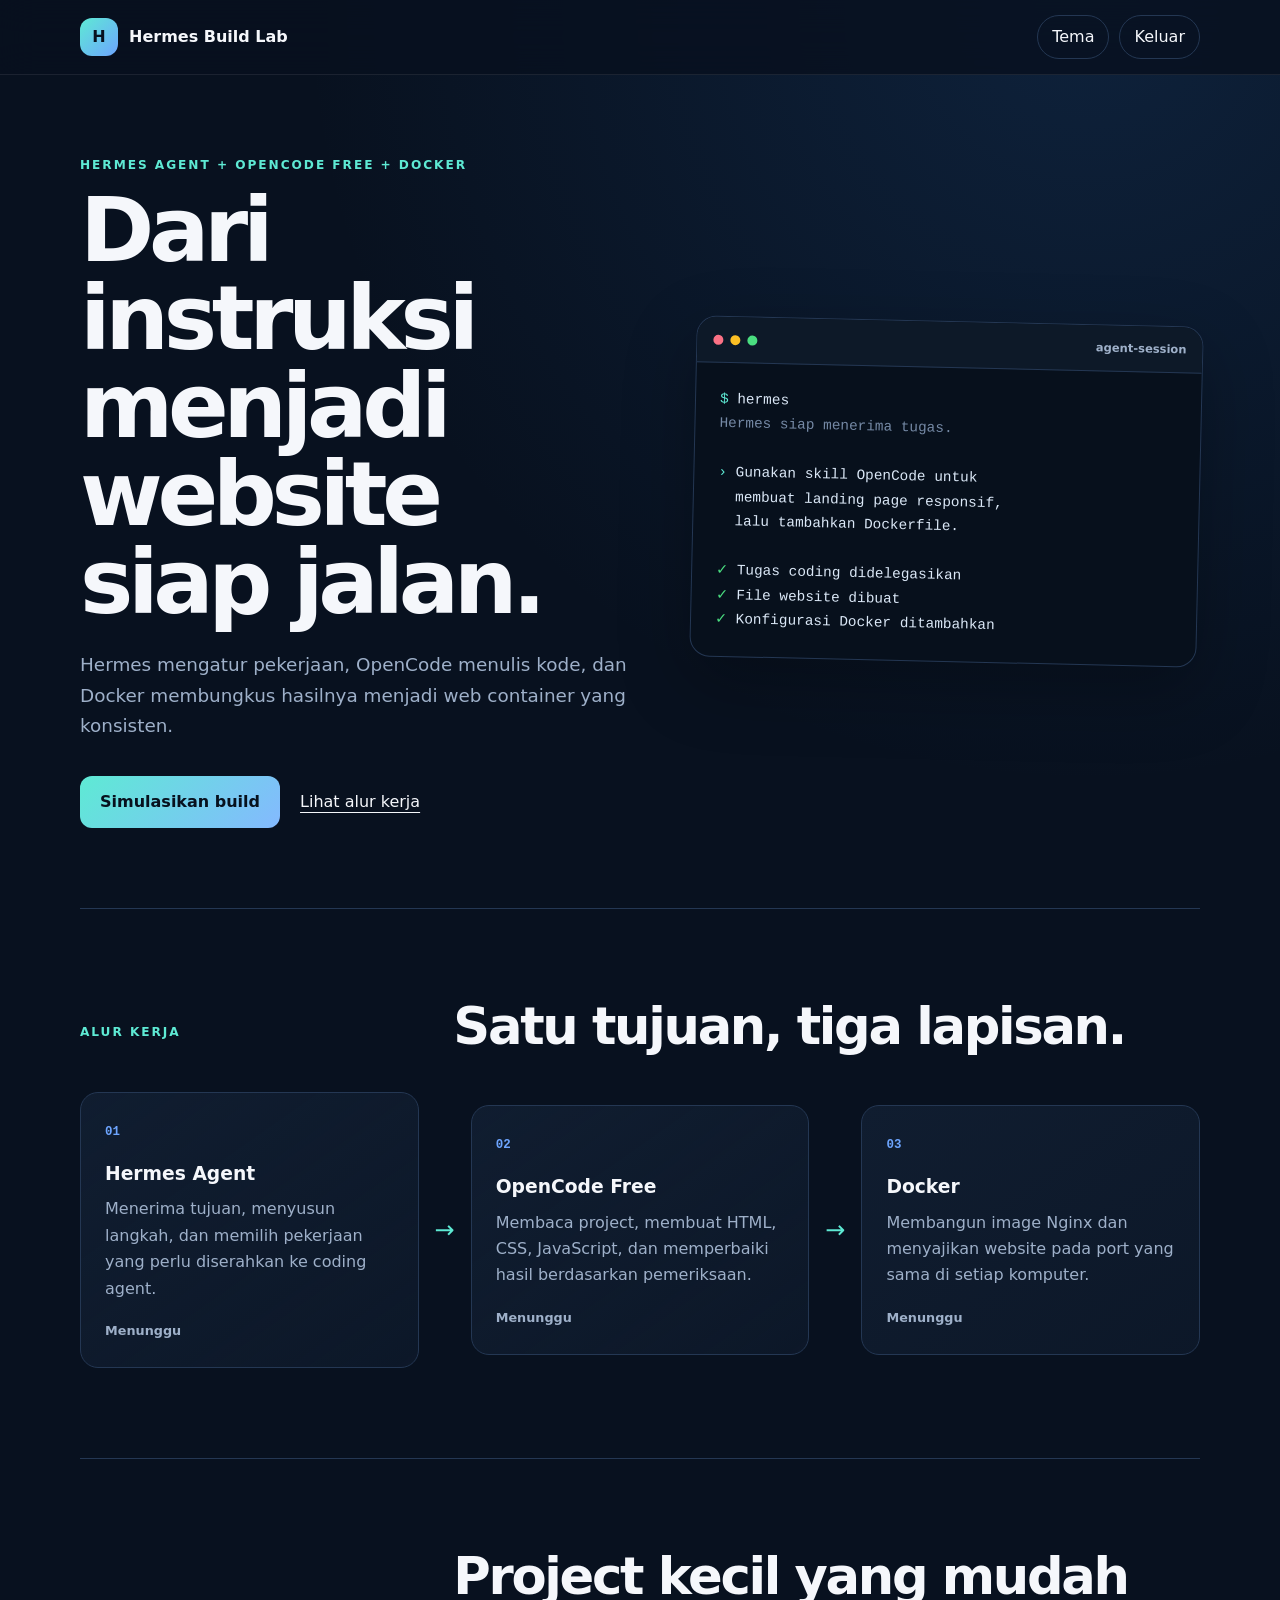
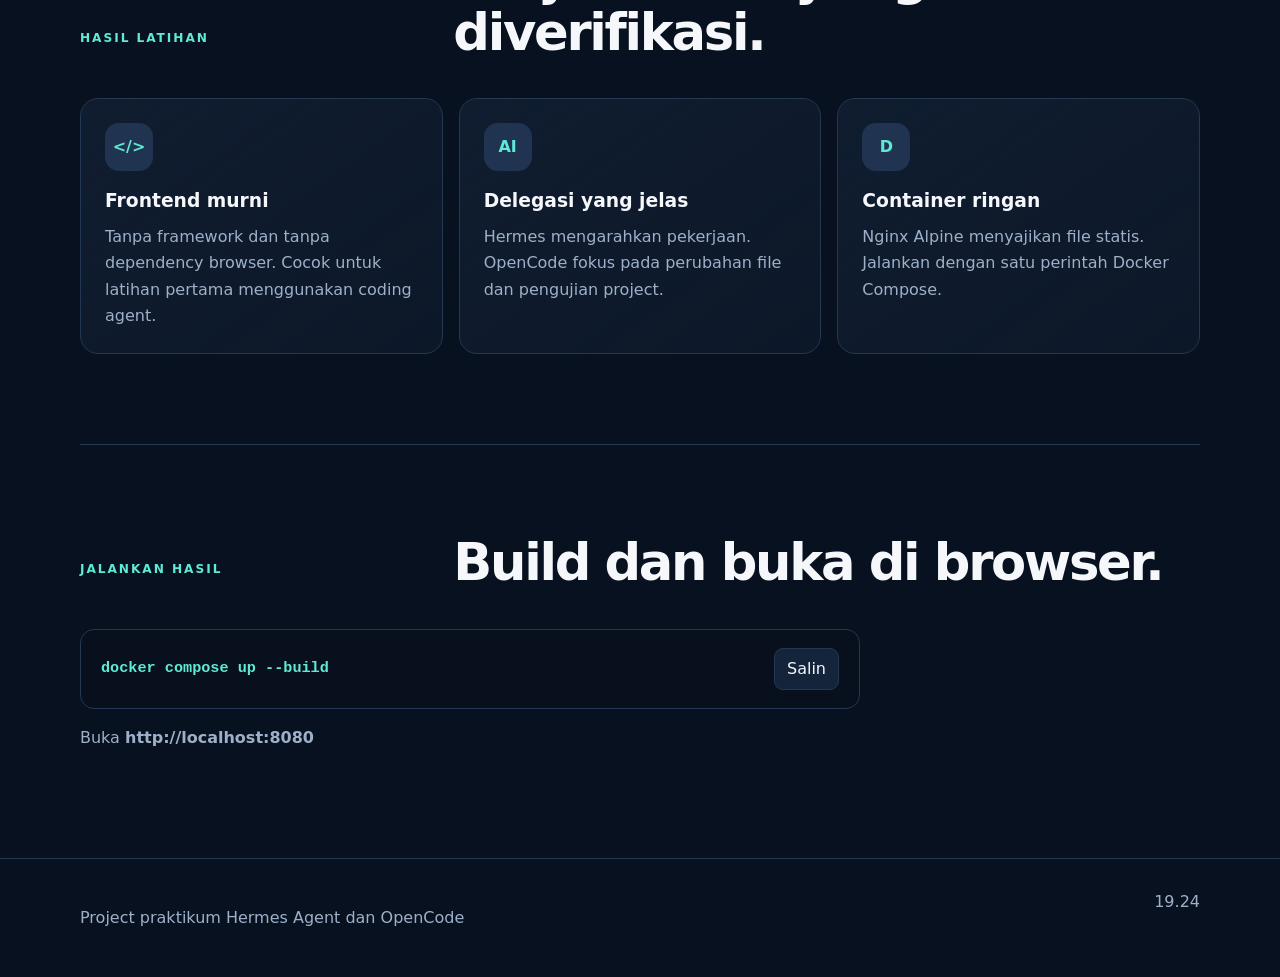
<file: site/index.html>
<!doctype html>
<html lang="id">
<head>
  <meta charset="utf-8">
  <meta name="viewport" content="width=device-width, initial-scale=1">
  <meta name="theme-color" content="#08111f">
  <title>Hermes Build Lab</title>
  <link rel="stylesheet" href="styles.css">
</head>
<body>
  <header class="topbar">
    <a class="brand" href="#top"><span class="brand-mark">H</span><span>Hermes Build Lab</span></a>
    <div class="topbar-actions">
      <button id="themeButton" class="ghost-button" type="button" aria-label="Ganti tema">Tema</button>
      <button id="logoutButton" class="ghost-button" type="button" aria-label="Keluar">Keluar</button>
    </div>
  </header>

  <main id="top">
    <section class="hero">
      <div class="hero-copy">
        <p class="eyebrow">Hermes Agent + OpenCode Free + Docker</p>
        <h1>Dari instruksi menjadi website siap jalan.</h1>
        <p class="lead">Hermes mengatur pekerjaan, OpenCode menulis kode, dan Docker membungkus hasilnya menjadi web container yang konsisten.</p>
        <div class="actions">
          <button id="runButton" class="primary-button" type="button">Simulasikan build</button>
          <a class="text-link" href="#workflow">Lihat alur kerja</a>
        </div>
      </div>
      <aside class="terminal" aria-label="Contoh instruksi agent">
        <div class="terminal-head"><span></span><span></span><span></span><b>agent-session</b></div>
        <pre><code><span class="prompt">$</span> hermes
<span class="dim">Hermes siap menerima tugas.</span>

<span class="prompt">›</span> Gunakan skill OpenCode untuk
  membuat landing page responsif,
  lalu tambahkan Dockerfile.

<span class="ok">✓</span> Tugas coding didelegasikan
<span class="ok">✓</span> File website dibuat
<span class="ok">✓</span> Konfigurasi Docker ditambahkan</code></pre>
      </aside>
    </section>

    <section id="workflow" class="section">
      <div class="section-title"><p>Alur kerja</p><h2>Satu tujuan, tiga lapisan.</h2></div>
      <div class="pipeline">
        <article data-step="1"><span>01</span><h3>Hermes Agent</h3><p>Menerima tujuan, menyusun langkah, dan memilih pekerjaan yang perlu diserahkan ke coding agent.</p><b class="status">Menunggu</b></article>
        <i>→</i>
        <article data-step="2"><span>02</span><h3>OpenCode Free</h3><p>Membaca project, membuat HTML, CSS, JavaScript, dan memperbaiki hasil berdasarkan pemeriksaan.</p><b class="status">Menunggu</b></article>
        <i>→</i>
        <article data-step="3"><span>03</span><h3>Docker</h3><p>Membangun image Nginx dan menyajikan website pada port yang sama di setiap komputer.</p><b class="status">Menunggu</b></article>
      </div>
    </section>

    <section class="section grid-section">
      <div class="section-title"><p>Hasil latihan</p><h2>Project kecil yang mudah diverifikasi.</h2></div>
      <div class="cards">
        <article><div class="icon">&lt;/&gt;</div><h3>Frontend murni</h3><p>Tanpa framework dan tanpa dependency browser. Cocok untuk latihan pertama menggunakan coding agent.</p></article>
        <article><div class="icon">AI</div><h3>Delegasi yang jelas</h3><p>Hermes mengarahkan pekerjaan. OpenCode fokus pada perubahan file dan pengujian project.</p></article>
        <article><div class="icon">D</div><h3>Container ringan</h3><p>Nginx Alpine menyajikan file statis. Jalankan dengan satu perintah Docker Compose.</p></article>
      </div>
    </section>

    <section class="section command-section">
      <div class="section-title"><p>Jalankan hasil</p><h2>Build dan buka di browser.</h2></div>
      <div class="command"><code>docker compose up --build</code><button data-copy="docker compose up --build" type="button">Salin</button></div>
      <p class="address">Buka <strong>http://localhost:8080</strong></p>
    </section>
  </main>

  <footer><p>Project praktikum Hermes Agent dan OpenCode</p><span id="clock">--:--</span></footer>
  <script src="app.js"></script>
</body>
</html>
</file>
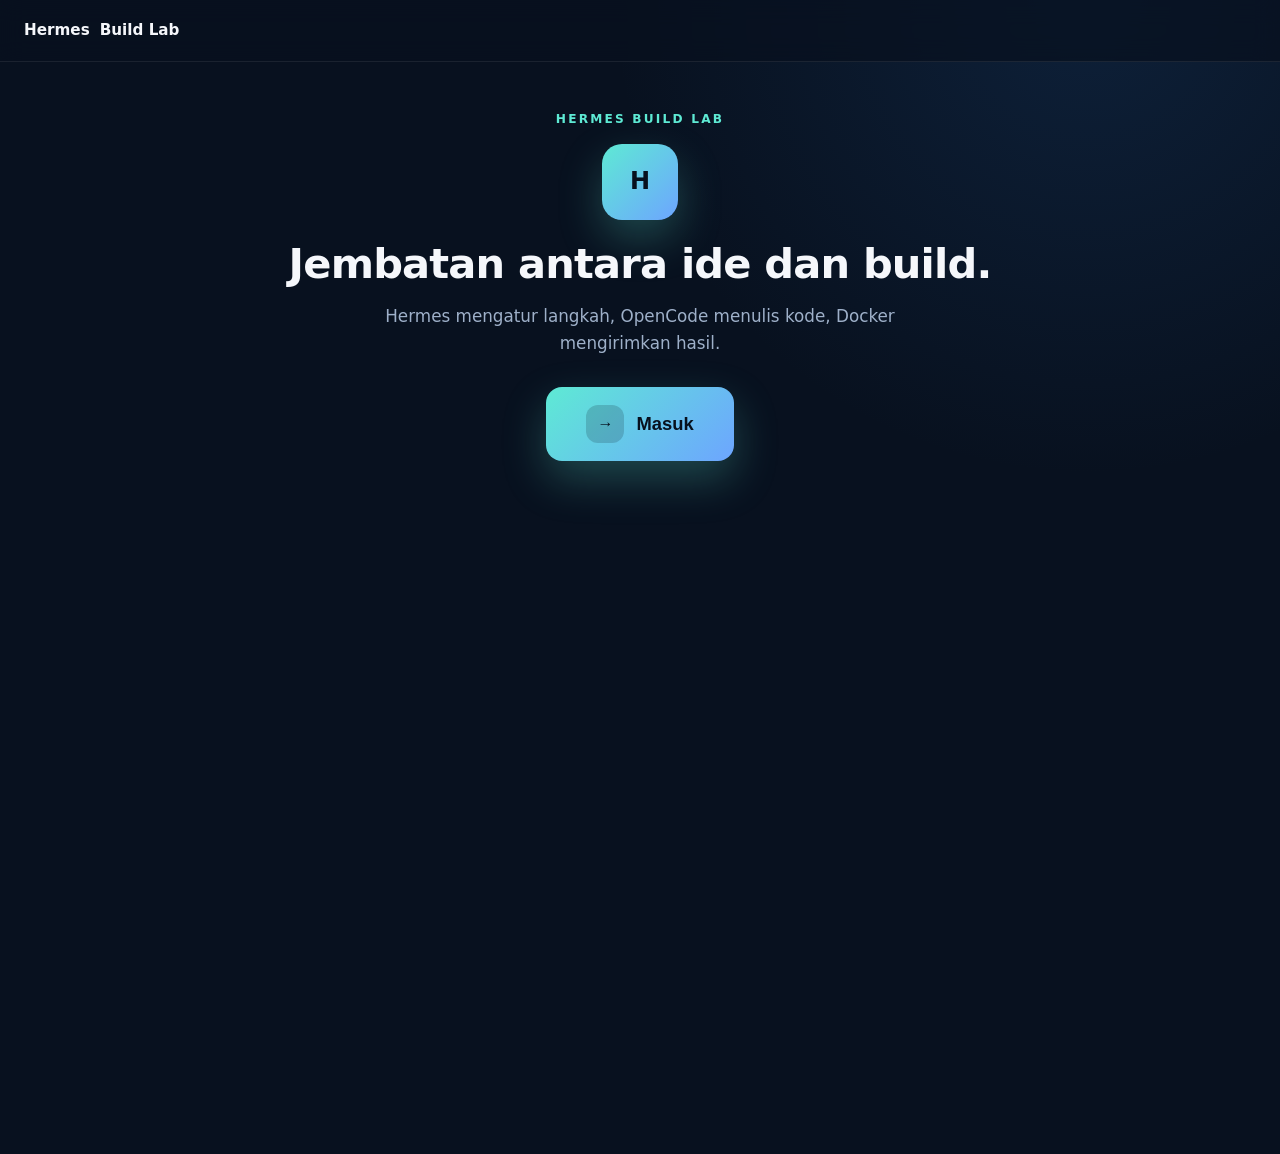
<file: site/login.html>
<!doctype html>
<html lang="id">
<head>
  <meta charset="utf-8">
  <meta name="viewport" content="width=device-width, initial-scale=1">
  <meta name="theme-color" content="#08111f">
  <title>Masuk &mdash; Hermes Build Lab</title>
  <link rel="stylesheet" href="styles.css">
  <style>
    .login-page {
      min-height: 100vh;
      display: flex;
      flex-direction: column;
      background: radial-gradient(circle at 85% 0, rgba(35, 93, 160, .20), transparent 30%), var(--bg);
    }

    .login-topbar {
      display: flex;
      align-items: center;
      gap: 12px;
      padding: 18px 24px;
      border-bottom: 1px solid rgba(255, 255, 255, .08);
      background: rgba(8, 17, 31, .70);
      backdrop-filter: blur(12px);
    }

    .login-topbar .brand {
      display: inline-flex;
      align-items: center;
      gap: 10px;
      color: var(--ink);
      text-decoration: none;
      font-weight: 850;
      font-size: .95rem;
    }

    .login-topbar .brand .brand-mark {
      width: 34px;
      height: 34px;
      font-size: 1.1rem;
    }

    .login-topbar .brand span:first-child {
      display: none;
    }

    .login-hero {
      flex: 1;
      display: flex;
      flex-direction: column;
      align-items: center;
      justify-content: center;
      padding: 48px 24px 80px;
      text-align: center;
      overflow-y: auto;
    }

    .login-hero .eyebrow {
      margin: 0 0 14px;
      color: var(--cyan);
      font-size: .76rem;
      font-weight: 900;
      letter-spacing: .18em;
      text-transform: uppercase;
    }

    .login-hero .hero-mark {
      width: 76px;
      height: 76px;
      border-radius: 20px;
      background: linear-gradient(135deg, var(--cyan), #6da5ff);
      color: #07111e;
      display: grid;
      place-items: center;
      font-size: 1.5rem;
      font-weight: 900;
      box-shadow: 0 18px 44px rgba(94, 234, 212, .25);
      margin-bottom: 20px;
    }

    .login-hero h1 {
      margin: 0 0 16px;
      font-size: clamp(1.8rem, 4.5vw, 2.6rem);
      line-height: 1.15;
      letter-spacing: -.02em;
    }

    .login-hero p {
      margin: 0 0 30px;
      color: var(--muted);
      font-size: 1.05rem;
      max-width: 560px;
      line-height: 1.6;
    }

    .login-btn {
      display: inline-flex;
      align-items: center;
      gap: 12px;
      padding: 18px 40px;
      border: 0;
      border-radius: 16px;
      background: linear-gradient(135deg, var(--cyan), #6da5ff);
      color: #07111e;
      font-weight: 850;
      font-size: 1.15rem;
      cursor: pointer;
      box-shadow: 0 18px 44px rgba(94, 234, 212, .25);
      transition: transform .15s ease, box-shadow .15s ease;
    }

    .login-btn:hover {
      transform: translateY(-2px);
      box-shadow: 0 24px 52px rgba(94, 234, 212, .30);
    }

    .login-btn:active {
      transform: translateY(0);
    }

    .login-btn .btn-icon {
      display: inline-flex;
      align-items: center;
      justify-content: center;
      width: 38px;
      height: 38px;
      border-radius: 12px;
      background: rgba(7, 17, 30, .18);
      font-size: 1rem;
      flex-shrink: 0;
    }

    .login-card-wrap {
      display: flex;
      align-items: center;
      justify-content: center;
      padding: 24px 16px;
      opacity: 0;
      pointer-events: none;
      transition: opacity .5s ease;
      flex-shrink: 0;
      overflow-y: auto;
    }

    .login-card-wrap.show {
      opacity: 1;
      pointer-events: auto;
    }

    .login-card {
      width: 100%;
      max-width: 420px;
      display: flex;
      flex-direction: column;
      gap: 24px;
      padding: 38px;
      background: rgba(16, 29, 48, .97);
      border: 1px solid rgba(255, 255, 255, .10);
      border-radius: 20px;
      box-shadow: 0 28px 70px rgba(0, 0, 0, .32);
    }

    .login-card .auth-label {
      margin: 0;
      color: var(--cyan);
      font-size: .76rem;
      font-weight: 900;
      letter-spacing: .16em;
      text-transform: uppercase;
    }

    .login-card .auth-title {
      margin: 8px 0 0;
      font-size: clamp(1.4rem, 3vw, 1.8rem);
    }

    .login-card .auth-note {
      margin: 0;
      color: var(--muted);
      font-size: .92rem;
    }

    .login-card .field-group {
      display: flex;
      flex-direction: column;
      gap: 8px;
    }

    .login-card .field-group label {
      font-size: .8rem;
      font-weight: 800;
      color: var(--muted);
      letter-spacing: .03em;
    }

    .login-card .field-group input {
      width: 100%;
      padding: 14px 16px;
      border: 1px solid var(--line);
      border-radius: 12px;
      background: rgba(8, 17, 31, .72);
      color: var(--ink);
      font: inherit;
      outline: none;
      transition: border-color .15s ease, box-shadow .15s ease;
    }

    .login-card .field-group input::placeholder {
      color: var(--muted);
    }

    .login-card .field-group input:focus {
      border-color: var(--cyan);
      box-shadow: 0 0 0 4px rgba(94, 234, 212, .16);
    }

    .login-card .field-row {
      display: flex;
      gap: 12px;
    }

    .login-card .field-row .field {
      flex: 1;
    }

    .login-card .icon-button {
      display: flex;
      align-items: center;
      justify-content: center;
      width: 44px;
      height: 44px;
      border: 1px solid var(--line);
      border-radius: 12px;
      background: rgba(8, 17, 31, .72);
      color: var(--muted);
      cursor: pointer;
      flex-shrink: 0;
      transition: color .15s ease, border-color .15s ease;
    }

    .login-card .icon-button:hover {
      color: var(--ink);
      border-color: var(--cyan);
    }

    .login-card .btn-row {
      display: flex;
      gap: 14px;
      align-items: center;
    }

    .login-card .btn-row .primary-button {
      flex: 1;
      display: flex;
      align-items: center;
      justify-content: center;
      gap: 10px;
      min-height: 52px;
      border-radius: 14px;
    }

    .login-card .btn-row .ghost-button {
      min-height: 52px;
      padding: 0 20px;
      border-radius: 14px;
    }

    .login-card .field-help {
      margin: 0;
      color: var(--muted);
      font-size: .82rem;
      text-align: center;
    }

    .login-card .alert {
      margin: 0;
      padding: 12px 14px;
      border-radius: 12px;
      background: rgba(255, 82, 82, .12);
      border: 1px solid rgba(255, 82, 82, .35);
      color: #ffb3b3;
      font-size: .86rem;
      display: none;
    }

    .login-card .alert.show {
      display: block;
    }

    @media (max-width: 760px) {
      .login-page {
        flex-direction: column;
      }

      .login-hero {
        padding: 36px 20px 60px;
        overflow-y: visible;
      }

      .login-card-wrap {
        padding: 16px 12px;
        min-height: auto;
        align-items: flex-start;
      }

      .login-card {
        padding: 26px 22px;
      }
    }
  </style>
</head>
<body>
  <div class="login-page">
    <header class="login-topbar">
      <a class="brand" href="index.html">
        <span class="brand-mark">H</span>
        <span>Hermes</span><span class="sr-only">Build Lab</span>
      </a>
    </header>

    <main class="login-hero">
      <p class="eyebrow">Hermes Build Lab</p>
      <div class="hero-mark">H</div>
      <h1>Jembatan antara ide dan build.</h1>
      <p>Hermes mengatur langkah, OpenCode menulis kode, Docker mengirimkan hasil.</p>
      <button id="openLogin" class="login-btn" type="button">
        <span class="btn-icon" aria-hidden="true">→</span> Masuk
      </button>
    </main>

    <div class="login-card-wrap" id="loginCardWrap">
      <div class="login-card" role="dialog" aria-label="Form login">
        <p class="auth-label">Halaman verifikasi</p>
        <h1 class="auth-title" id="login-title">Silakan masuk.</h1>
        <p class="auth-note">Gunakan kombinasi <strong>Admin</strong> / <strong>Admin</strong> untuk login.</p>

        <div class="alert" role="alert" id="alert"></div>

        <form id="loginForm" novalidate>
          <div class="field-group">
            <label for="username">Username</label>
            <input
              id="username"
              name="username"
              type="text"
              autocomplete="username"
              required
              placeholder="Admin"
            >
          </div>

          <div class="field-group">
            <label for="password">Password</label>
            <div class="field-row">
              <input
                id="password"
                name="password"
                type="password"
                autocomplete="current-password"
                required
                placeholder="Admin"
              >
              <button
                class="icon-button"
                type="button"
                id="togglePassword"
                aria-label="Tampilkan password"
              >
                <svg width="18" height="18" viewBox="0 0 24 24" fill="none" stroke="currentColor" stroke-width="2" stroke-linecap="round" stroke-linejoin="round" aria-hidden="true">
                  <path d="M1 12s4-8 11-8 11 8 11 8-4 8-11 8-11-8-11-8z"/>
                  <circle cx="12" cy="12" r="3"/>
                </svg>
              </button>
            </div>
          </div>

          <div class="btn-row">
            <button class="primary-button" type="submit">Masuk</button>
            <button class="ghost-button" type="button" id="resetButton">Ulangi</button>
          </div>
        </form>

        <p class="field-help">Demo lokal. Password dicantumkan di dalam halaman ini.</p>
      </div>
    </div>
  </div>

  <script>
    (function () {
      var openButton = document.getElementById("openLogin");
      var cardWrap = document.getElementById("loginCardWrap");
      var form = document.getElementById("loginForm");
      var alertBox = document.getElementById("alert");
      var usernameInput = document.getElementById("username");
      var passwordInput = document.getElementById("password");
      var resetButton = document.getElementById("resetButton");
      var toggleButton = document.getElementById("togglePassword");
      var submitted = false;

      openButton.addEventListener("click", function () {
        cardWrap.classList.add("show");
      });

      toggleButton.addEventListener("click", function () {
        var type = passwordInput.getAttribute("type") === "password" ? "text" : "password";
        passwordInput.setAttribute("type", type);
        toggleButton.setAttribute("aria-label", type === "password" ? "Tampilkan password" : "Sembunyikan password");
      });

      resetButton.addEventListener("click", function () {
        form.reset();
        alertBox.classList.remove("show");
        passwordInput.setAttribute("type", "password");
        usernameInput.focus();
      });

      form.addEventListener("submit", function (event) {
        event.preventDefault();

        if (submitted) {
          return;
        }

        submitted = true;

        var username = usernameInput.value.trim();
        var password = passwordInput.value;

        if (!username || !password) {
          alertBox.textContent = "Username dan password wajib diisi.";
          alertBox.classList.add("show");
          submitted = false;
          return;
        }

        if (username === "Admin" && password === "Admin") {
          setTimeout(function () {
            window.location.href = "index.html";
          }, 350);
          return;
        }

        alertBox.textContent = "Username atau password tidak cocok. Coba lagi.";
        alertBox.classList.add("show");
        submitted = false;
        passwordInput.focus();
      });
    })();
  </script>
</body>
</html>
</file>
<file: site/styles.css>
:root{--bg:#08111f;--panel:#101d30;--panel-2:#14243b;--ink:#f5f7fb;--muted:#9eb0c9;--line:#243753;--cyan:#5eead4;--blue:#6da5ff;--shadow:0 24px 70px rgba(0,0,0,.28);font-family:Inter,ui-sans-serif,system-ui,-apple-system,BlinkMacSystemFont,"Segoe UI",sans-serif;color:var(--ink);background:var(--bg);font-synthesis:none}*{box-sizing:border-box}html{scroll-behavior:smooth}body{margin:0;background:radial-gradient(circle at 85% 0,rgba(35,93,160,.22),transparent 28%),var(--bg);line-height:1.65}.topbar{position:sticky;top:0;z-index:10;display:flex;align-items:center;justify-content:space-between;padding:15px max(24px,calc((100vw - 1120px)/2));border-bottom:1px solid rgba(255,255,255,.08);background:rgba(8,17,31,.82);backdrop-filter:blur(18px)}.brand{display:flex;align-items:center;gap:11px;color:var(--ink);text-decoration:none;font-weight:800}.brand-mark{display:grid;place-items:center;width:38px;height:38px;border-radius:12px;background:linear-gradient(135deg,var(--cyan),var(--blue));color:#07111e}.ghost-button,.primary-button,.command button{font:inherit;cursor:pointer}.ghost-button{padding:8px 14px;border:1px solid var(--line);border-radius:999px;background:transparent;color:var(--ink)}.topbar-actions{display:flex;align-items:center;gap:10px}main{width:min(1120px,calc(100% - 36px));margin:auto}.hero{display:grid;grid-template-columns:1.05fr .95fr;align-items:center;gap:52px;min-height:680px;padding:80px 0}.eyebrow,.section-title p{margin:0 0 12px;color:var(--cyan);font-size:.76rem;font-weight:900;letter-spacing:.16em;text-transform:uppercase}.hero h1{max-width:680px;margin:0;font-size:clamp(3rem,7vw,5.8rem);line-height:.98;letter-spacing:-.06em}.lead{max-width:650px;margin:24px 0 0;color:var(--muted);font-size:1.15rem}.actions{display:flex;align-items:center;gap:20px;margin-top:34px}.primary-button{padding:13px 20px;border:0;border-radius:12px;background:linear-gradient(135deg,var(--cyan),#84b9ff);color:#07111e;font-weight:850}.text-link{color:var(--ink);text-underline-offset:5px}.terminal{overflow:hidden;border:1px solid var(--line);border-radius:20px;background:#07101c;box-shadow:var(--shadow);transform:rotate(1.3deg)}.terminal-head{display:flex;align-items:center;gap:7px;padding:13px 16px;border-bottom:1px solid var(--line);background:#0d1928}.terminal-head span{width:10px;height:10px;border-radius:50%;background:#fb7185}.terminal-head span:nth-child(2){background:#fbbf24}.terminal-head span:nth-child(3){background:#4ade80}.terminal-head b{margin-left:auto;color:var(--muted);font-size:.72rem}.terminal pre{margin:0;padding:24px;overflow:auto;white-space:pre-wrap;color:#dbe8f7;font:500 .9rem/1.7 "SFMono-Regular",Consolas,monospace}.prompt{color:var(--cyan)}.dim{color:#7589a5}.ok{color:#4ade80}.section{padding:90px 0;border-top:1px solid var(--line)}.section-title{display:grid;grid-template-columns:1fr 2fr;align-items:end;margin-bottom:38px}.section-title h2{margin:0;font-size:clamp(2rem,4vw,3.5rem);line-height:1.08;letter-spacing:-.045em}.pipeline{display:grid;grid-template-columns:1fr auto 1fr auto 1fr;align-items:center;gap:16px}.pipeline article,.cards article{padding:24px;border:1px solid var(--line);border-radius:18px;background:linear-gradient(145deg,var(--panel),rgba(16,29,48,.55))}.pipeline article.active{border-color:var(--cyan);box-shadow:0 0 0 3px rgba(94,234,212,.12)}.pipeline article.done{border-color:#4ade80}.pipeline span{color:var(--blue);font:800 .78rem/1 monospace}.pipeline h3,.cards h3{margin:15px 0 7px}.pipeline p,.cards p{margin:0;color:var(--muted)}.pipeline>i{color:var(--cyan);font-style:normal;font-size:1.5rem}.status{display:inline-block;margin-top:18px;color:var(--muted);font-size:.8rem}.active .status{color:var(--cyan)}.done .status{color:#4ade80}.cards{display:grid;grid-template-columns:repeat(3,1fr);gap:16px}.icon{display:grid;place-items:center;width:48px;height:48px;border-radius:14px;background:#203451;color:var(--cyan);font-weight:900}.command{display:flex;align-items:center;justify-content:space-between;gap:20px;max-width:780px;padding:18px 20px;border:1px solid var(--line);border-radius:14px;background:#07101c}.command code{overflow:auto;color:var(--cyan);font:600 .95rem/1.4 monospace}.command button{padding:7px 12px;border:1px solid var(--line);border-radius:9px;background:var(--panel-2);color:var(--ink)}.address{color:var(--muted)}footer{display:flex;justify-content:space-between;padding:30px max(24px,calc((100vw - 1120px)/2));border-top:1px solid var(--line);color:var(--muted)}body.light{--bg:#eef3f8;--panel:#fff;--panel-2:#e2eaf3;--ink:#122033;--muted:#5c6f87;--line:#ccd8e5;--shadow:0 24px 60px rgba(25,51,81,.13);background:radial-gradient(circle at 85% 0,rgba(70,130,210,.15),transparent 28%),var(--bg)}body.light .topbar{background:rgba(238,243,248,.88)}body.light .terminal,body.light .command{background:#142033}body.light .terminal .prompt,body.light .command code{color:#6ee7d7}@media(max-width:820px){.hero{grid-template-columns:1fr;min-height:auto;padding:70px 0}.terminal{transform:none}.section-title{grid-template-columns:1fr}.pipeline{grid-template-columns:1fr}.pipeline>i{transform:rotate(90deg);justify-self:center}.cards{grid-template-columns:1fr}}@media(max-width:520px){main{width:min(100% - 28px,1120px)}.topbar{padding:13px 14px}.brand span:last-child{display:none}.hero{padding:52px 0}.hero h1{font-size:2.8rem}.actions{align-items:flex-start;flex-direction:column}.terminal pre{font-size:.78rem}.section{padding:65px 0}.command{align-items:flex-start;flex-direction:column}footer{padding:24px 14px}}
.login-page{min-height:100vh;display:flex;flex-direction:column;background:radial-gradient(circle at 85% 0,rgba(35,93,160,.20),transparent 30%),var(--bg)}.login-topbar{display:flex;align-items:center;gap:12px;padding:18px 24px;border-bottom:1px solid rgba(255,255,255,.08);background:rgba(8,17,31,.70);backdrop-filter:blur(12px)}.login-topbar .brand{display:inline-flex;align-items:center;gap:10px;color:var(--ink);text-decoration:none;font-weight:850;font-size:.95rem}.login-topbar .brand .brand-mark{width:34px;height:34px;font-size:1.1rem}.login-topbar .brand span:first-child{display:none}.login-hero{flex:1;display:flex;flex-direction:column;align-items:center;justify-content:center;padding:48px 24px 80px;text-align:center;overflow-y:auto}.login-hero .eyebrow{margin:0 0 14px;color:var(--cyan);font-size:.76rem;font-weight:900;letter-spacing:.18em;text-transform:uppercase}.login-hero .hero-mark{width:76px;height:76px;border-radius:20px;background:linear-gradient(135deg,var(--cyan),#6da5ff);color:#07111e;display:grid;place-items:center;font-size:1.5rem;font-weight:900;box-shadow:0 18px 44px rgba(94,234,212,.25);margin-bottom:20px}.login-hero h1{margin:0 0 16px;font-size:clamp(1.8rem,4.5vw,2.6rem);line-height:1.15;letter-spacing:-.02em}.login-hero p{margin:0 0 30px;color:var(--muted);font-size:1.05rem;max-width:560px;line-height:1.6}.login-btn{display:inline-flex;align-items:center;gap:12px;padding:18px 40px;border:0;border-radius:16px;background:linear-gradient(135deg,var(--cyan),#6da5ff);color:#07111e;font-weight:850;font-size:1.15rem;cursor:pointer;box-shadow:0 18px 44px rgba(94,234,212,.25);transition:transform .15s ease,box-shadow .15s ease}.login-btn:hover{transform:translateY(-2px);box-shadow:0 24px 52px rgba(94,234,212,.30)}.login-btn:active{transform:translateY(0)}.login-btn .btn-icon{display:inline-flex;align-items:center;justify-content:center;width:38px;height:38px;border-radius:12px;background:rgba(7,17,30,.18);font-size:1rem;flex-shrink:0}.login-card-wrap{display:flex;align-items:center;justify-content:center;padding:24px 16px;opacity:0;pointer-events:none;transition:opacity .5s ease;flex-shrink:0;overflow-y:auto}.login-card-wrap.show{opacity:1;pointer-events:auto}.login-card{width:100%;max-width:420px;display:flex;flex-direction:column;gap:24px;padding:38px;background:rgba(16,29,48,.97);border:1px solid rgba(255,255,255,.10);border-radius:20px;box-shadow:0 28px 70px rgba(0,0,0,.32)}.login-card .auth-label{margin:0;color:var(--cyan);font-size:.76rem;font-weight:900;letter-spacing:.16em;text-transform:uppercase}.login-card .auth-title{margin:8px 0 0;font-size:clamp(1.4rem,3vw,1.8rem)}.login-card .auth-note{margin:0;color:var(--muted);font-size:.92rem}.login-card .field-group{display:flex;flex-direction:column;gap:8px}.login-card .field-group label{font-size:.8rem;font-weight:800;color:var(--muted);letter-spacing:.03em}.login-card .field-group input{width:100%;padding:14px 16px;border:1px solid var(--line);border-radius:12px;background:rgba(8,17,31,.72);color:var(--ink);font:inherit;outline:none;transition:border-color .15s ease,box-shadow .15s ease}.login-card .field-group input::placeholder{color:var(--muted)}.login-card .field-group input:focus{border-color:var(--cyan);box-shadow:0 0 0 4px rgba(94,234,212,.16)}.login-card .field-row{display:flex;gap:12px}.login-card .field-row .field{flex:1}.login-card .icon-button{display:flex;align-items:center;justify-content:center;width:44px;height:44px;border:1px solid var(--line);border-radius:12px;background:rgba(8,17,31,.72);color:var(--muted);cursor:pointer;flex-shrink:0;transition:color .15s ease,border-color .15s ease}.login-card .icon-button:hover{color:var(--ink);border-color:var(--cyan)}.login-card .btn-row{display:flex;gap:14px;align-items:center}.login-card .btn-row .primary-button{flex:1;display:flex;align-items:center;justify-content:center;gap:10px;min-height:52px;border-radius:14px}.login-card .btn-row .ghost-button{min-height:52px;padding:0 20px;border-radius:14px}.login-card .field-help{margin:0;color:var(--muted);font-size:.82rem;text-align:center}.login-card .alert{margin:0;padding:12px 14px;border-radius:12px;background:rgba(255,82,82,.12);border:1px solid rgba(255,82,82,.35);color:#ffb3b3;font-size:.86rem;display:none}.login-card .alert.show{display:block}@media(max-width:760px){.login-page{flex-direction:column}.login-hero{padding:36px 20px 60px;overflow-y:visible}.login-card-wrap{padding:16px 12px;min-height:auto;align-items:flex-start}.login-card{padding:26px 22px}}
</file>
